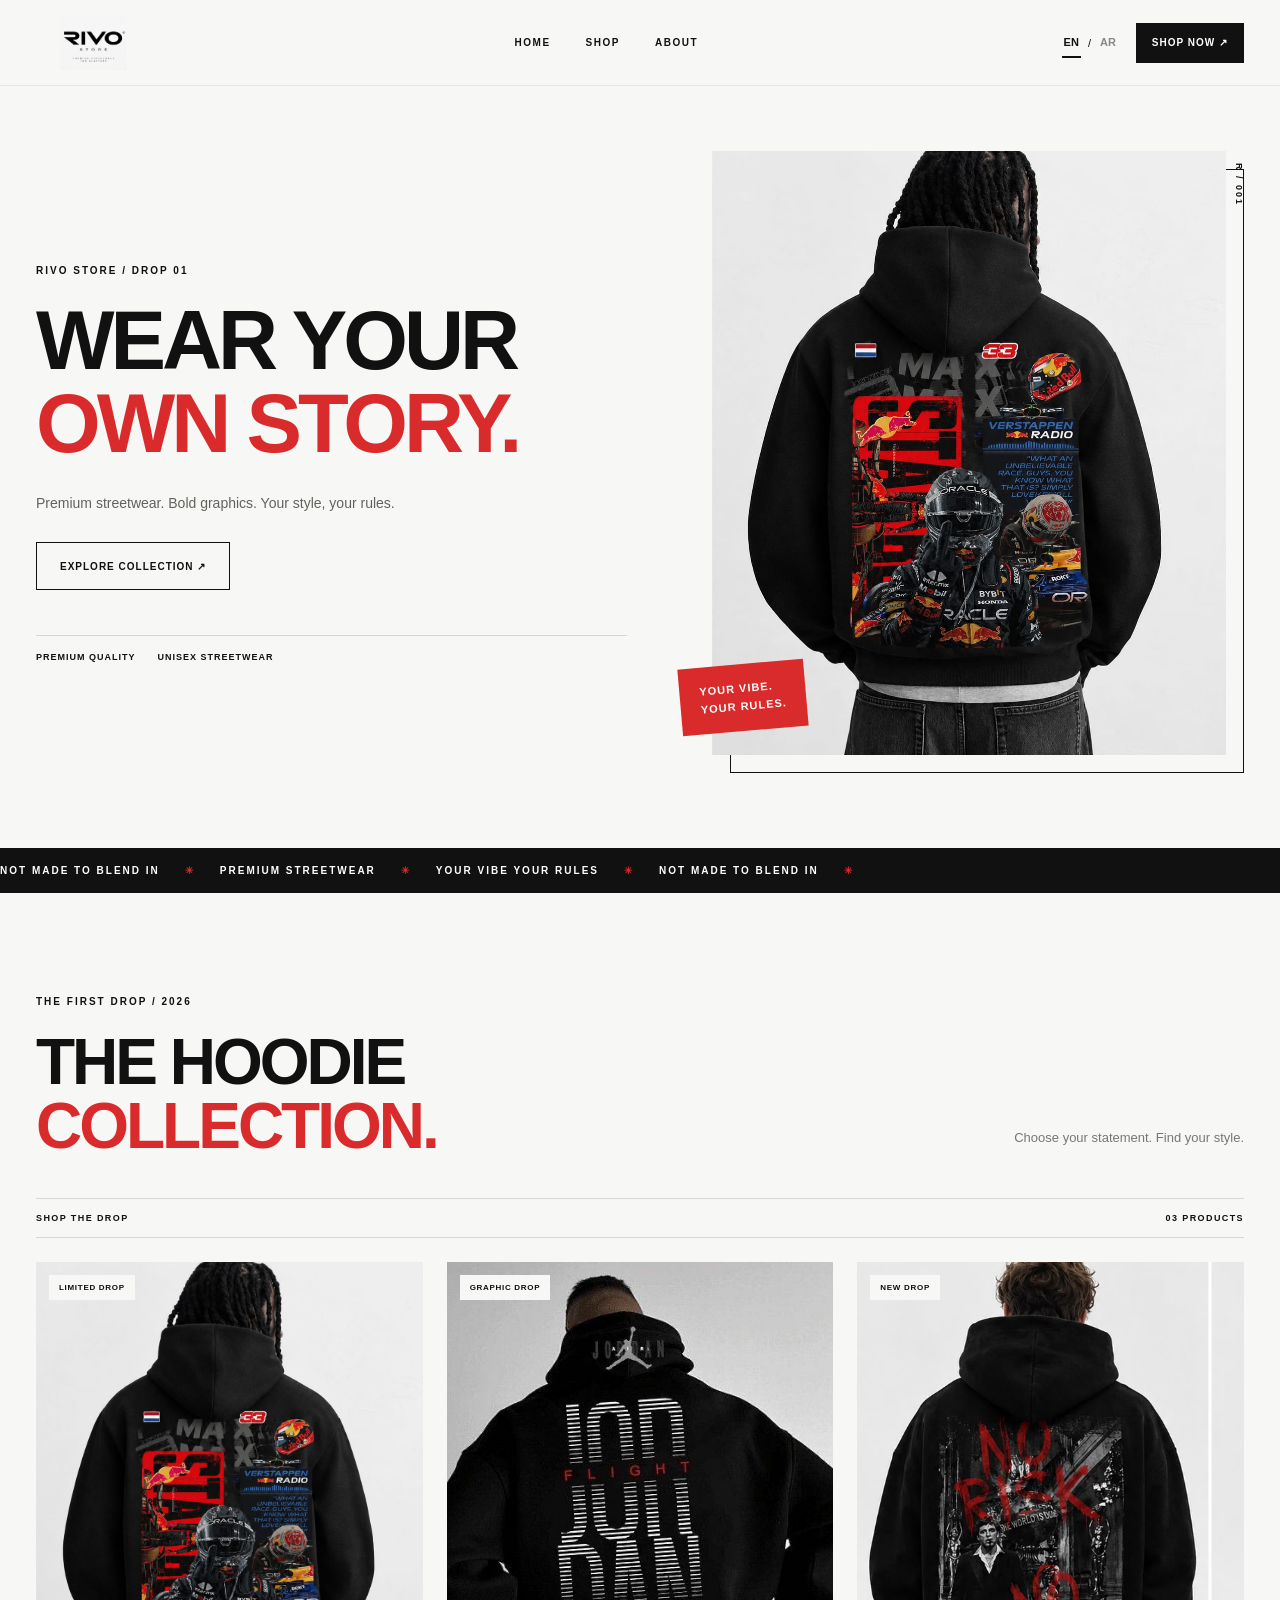
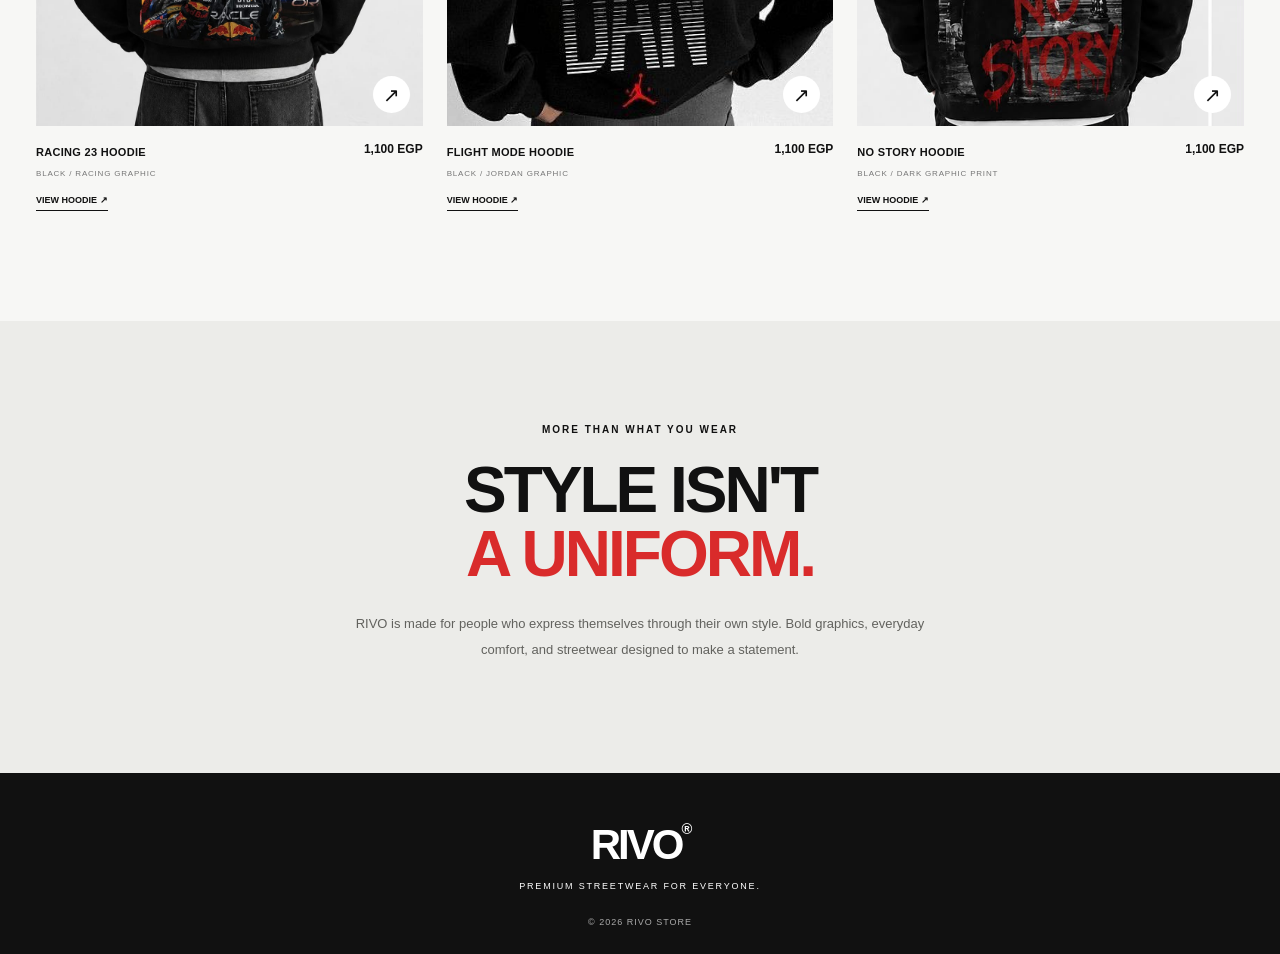
<file: index.html>
<!DOCTYPE html>
<html lang="en" dir="ltr">

<head>
    <meta charset="UTF-8">
    <meta name="viewport" content="width=device-width, initial-scale=1.0">

    <title>RIVO STORE | Premium Streetwear</title>

    <meta name="description"
        content="Discover RIVO STORE premium graphic hoodies and streetwear.">

    <link rel="stylesheet" href="css/style.css">
</head>

<body>

    <!-- HEADER -->

    <header class="site-header">

        <a href="index.html" class="brand">
            <img src="images/logo.jpeg" alt="RIVO STORE">
        </a>

        <nav class="main-nav">

            <a href="#home" data-i18n="navHome">HOME</a>

            <a href="#shop" data-i18n="navShop">SHOP</a>

            <a href="#about" data-i18n="navAbout">ABOUT</a>

        </nav>

        <div class="header-actions">

            <div class="language-switcher">

                <button
                    type="button"
                    data-language="en"
                    class="active">
                    EN
                </button>

                <span>/</span>

                <button
                    type="button"
                    data-language="ar">
                    AR
                </button>

            </div>

            <a href="#shop"
                class="button button-dark header-cta"
                data-i18n="shopNow">
                SHOP NOW ↗
            </a>

        </div>

    </header>


    <!-- HERO SECTION -->

    <main>

        <section class="hero section-wrap" id="home">

            <div class="hero-copy">

                <p class="eyebrow" data-i18n="dropLabel">
                    RIVO STORE / DROP 01
                </p>

                <h1>

                    <span data-i18n="heroLine1">
                        WEAR YOUR
                    </span>

                    <span class="accent-line"
                        data-i18n="heroLine2">
                        OWN STORY.
                    </span>

                </h1>

                <p class="hero-description"
                    data-i18n="heroDescription">

                    Premium streetwear.
                    Bold graphics.
                    Your style, your rules.

                </p>

                <a href="#shop"
                    class="button button-light"
                    data-i18n="exploreCollection">

                    EXPLORE COLLECTION ↗

                </a>

                <div class="hero-meta">

                    <span data-i18n="premiumQuality">
                        PREMIUM QUALITY
                    </span>

                    <span data-i18n="unisexStreetwear">
                        UNISEX STREETWEAR
                    </span>

                </div>

            </div>


            <div class="hero-visual">

                <div class="hero-image-frame">

                    <img
                        src="images/verstappen-hoodie.jpeg"
                        alt="RIVO Graphic Hoodie">

                </div>

                <div class="hero-sticker">

                    <span data-i18n="yourVibe">
                        YOUR VIBE.
                    </span>

                    <br>

                    <span data-i18n="yourRules">
                        YOUR RULES.
                    </span>

                </div>

                <div class="hero-index">
                    R / 001
                </div>

            </div>

        </section>


        <!-- MOVING TEXT -->

        <section class="ticker">

            <div class="ticker-track">

                <span data-i18n="tickerOne">
                    NOT MADE TO BLEND IN
                </span>

                <b>✳</b>

                <span data-i18n="tickerTwo">
                    PREMIUM STREETWEAR
                </span>

                <b>✳</b>

                <span data-i18n="tickerThree">
                    YOUR VIBE YOUR RULES
                </span>

                <b>✳</b>

                <span data-i18n="tickerOne">
                    NOT MADE TO BLEND IN
                </span>

                <b>✳</b>

            </div>

        </section>


        <!-- SHOP -->

        <section class="shop-section section-wrap"
            id="shop">

            <div class="section-heading">

                <div>

                    <p class="eyebrow"
                        data-i18n="collectionEyebrow">

                        THE FIRST DROP / 2026

                    </p>

                    <h2>

                        <span data-i18n="collectionTitle1">
                            THE HOODIE
                        </span>

                        <span class="accent-line"
                            data-i18n="collectionTitle2">

                            COLLECTION.

                        </span>

                    </h2>

                </div>

                <p class="section-intro"
                    data-i18n="collectionIntro">

                    Choose your statement.
                    Find your style.

                </p>

            </div>


            <div class="products-toolbar">

                <span data-i18n="shopLabel">
                    SHOP THE DROP
                </span>

                <span id="productCount">
                    03 PRODUCTS
                </span>

            </div>


            <!-- Products are added using JavaScript -->

            <div class="products-grid"
                id="productsContainer">

            </div>

        </section>


        <!-- ABOUT -->

        <section class="about-section" id="about">

            <div class="about-inner section-wrap">

                <p class="eyebrow"
                    data-i18n="aboutEyebrow">

                    MORE THAN WHAT YOU WEAR

                </p>

                <h2>

                    <span data-i18n="aboutTitle1">
                        STYLE ISN'T
                    </span>

                    <span class="accent-line"
                        data-i18n="aboutTitle2">

                        A UNIFORM.

                    </span>

                </h2>

                <p class="about-copy"
                    data-i18n="aboutDescription">

                    RIVO is made for people who express
                    themselves through their own style.

                    Bold graphics, everyday comfort,
                    and streetwear designed to make a statement.

                </p>

            </div>

        </section>

    </main>


    <!-- FOOTER -->

    <footer class="site-footer">

        <a href="index.html" class="footer-logo">
            RIVO<sup>®</sup>
        </a>

        <p data-i18n="footerTagline">
            PREMIUM STREETWEAR FOR EVERYONE.
        </p>

        <small>

            © <span id="year"></span> RIVO STORE

        </small>

    </footer>


    <!-- JAVASCRIPT -->

    <script src="js/products.js"></script>

    <script src="js/app.js"></script>

</body>

</html>
</file>
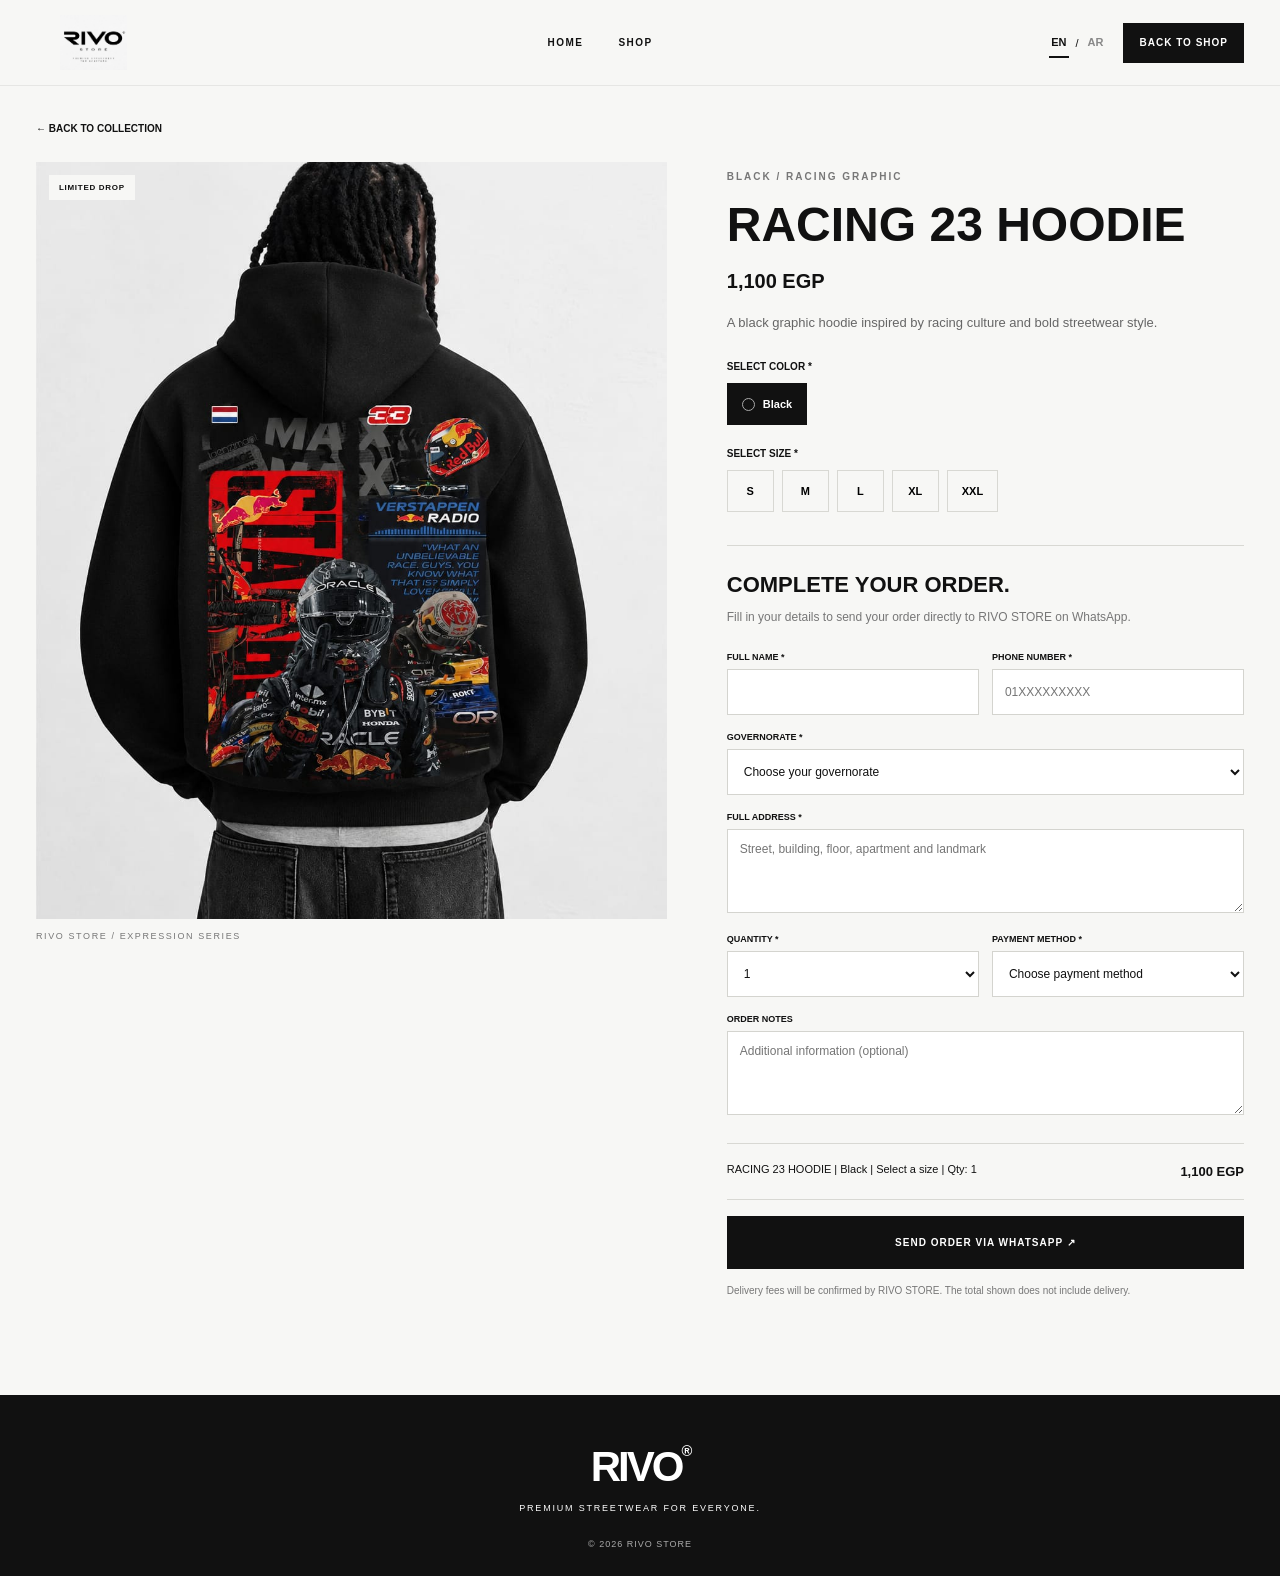
<file: product.html>
<!DOCTYPE html>
<html lang="en" dir="ltr">

<head>

    <meta charset="UTF-8">

    <meta name="viewport"
        content="width=device-width, initial-scale=1.0">

    <title>Product | RIVO STORE</title>

    <link rel="stylesheet" href="css/style.css">

</head>

<body>

    <!-- HEADER -->

    <header class="site-header">

        <a href="index.html" class="brand">

            <img src="images/logo.jpeg"
                alt="RIVO STORE">

        </a>

        <nav class="main-nav">

            <a href="index.html"
                data-i18n="navHome">

                HOME

            </a>

            <a href="index.html#shop"
                data-i18n="navShop">

                SHOP

            </a>

        </nav>

        <div class="header-actions">

            <div class="language-switcher">

                <button
                    type="button"
                    data-language="en"
                    class="active">

                    EN

                </button>

                <span>/</span>

                <button
                    type="button"
                    data-language="ar">

                    AR

                </button>

            </div>

            <a href="index.html#shop"
                class="button button-dark header-cta"
                data-i18n="backToShop">

                BACK TO SHOP

            </a>

        </div>

    </header>


    <!-- PRODUCT PAGE -->

    <main class="product-main section-wrap">

        <a href="index.html#shop"
            class="back-link"
            data-i18n="backCollection">

            ← BACK TO COLLECTION

        </a>


        <!-- JavaScript loads product details here -->

        <div id="productDetail"
            class="product-detail">

        </div>

    </main>


    <!-- FOOTER -->

    <footer class="site-footer">

        <a href="index.html" class="footer-logo">
            RIVO<sup>®</sup>
        </a>

        <p data-i18n="footerTagline">
            PREMIUM STREETWEAR FOR EVERYONE.
        </p>

        <small>

            © <span id="year"></span> RIVO STORE

        </small>

    </footer>


    <!-- JAVASCRIPT -->

    <script src="js/products.js"></script>

    <script src="js/app.js"></script>

    <script src="js/checkout.js"></script>

</body>

</html>
</file>
<file: css/style.css>
/* =========================
   RIVO STORE DESIGN
========================= */

:root {

    --black: #111111;
    --white: #f7f7f5;
    --paper: #ecece9;
    --muted: #777777;
    --line: #d8d8d3;
    --red: #d92b2b;

    --width: 1280px;

}


* {

    box-sizing: border-box;

}


html {

    scroll-behavior: smooth;

}


body {

    margin: 0;

    background: var(--white);

    color: var(--black);

    font-family: Arial, sans-serif;

    -webkit-font-smoothing: antialiased;

}


html[lang="ar"] body {

    font-family: Tahoma, Arial, sans-serif;

}


a {

    color: inherit;

    text-decoration: none;

}


button,
input,
select,
textarea {

    font: inherit;

}


img {

    display: block;

    max-width: 100%;

}


.section-wrap {

    width: min(
        var(--width),
        calc(100% - 72px)
    );

    margin-inline: auto;

}


/* =========================
   HEADER
========================= */

.site-header {

    min-height: 86px;

    padding: 15px 36px;

    display: flex;

    align-items: center;

    justify-content: space-between;

    gap: 25px;

    border-bottom: 1px solid #00000012;

    background: var(--white);

}


.brand {

    min-width: 115px;

    display: flex;

    align-items: center;

}


.brand img {

    width: 115px;

    max-height: 55px;

    object-fit: contain;

}


.main-nav {

    display: flex;

    gap: 35px;

    margin-inline: auto;

}


.main-nav a {

    font-size: 10px;

    font-weight: 800;

    letter-spacing: 1.5px;

}


.header-actions {

    display: flex;

    align-items: center;

    gap: 18px;

}


.language-switcher {

    display: flex;

    align-items: center;

    gap: 7px;

    font-size: 11px;

}


.language-switcher button {

    padding: 8px 2px;

    border: 0;

    border-bottom: 2px solid transparent;

    background: none;

    color: #888888;

    font-size: 11px;

    font-weight: 800;

    cursor: pointer;

}


.language-switcher button.active {

    color: #111111;

    border-bottom-color: #111111;

}


/* =========================
   BUTTONS
========================= */

.button {

    display: inline-flex;

    align-items: center;

    justify-content: center;

    min-height: 48px;

    padding: 0 23px;

    border: 1px solid #111111;

    font-size: 10px;

    font-weight: 800;

    letter-spacing: 1px;

    cursor: pointer;

    transition: 0.2s;

}


.button:hover {

    transform: translateY(-2px);

}


.button-dark {

    background: #111111;

    color: white;

}


.button-dark:hover {

    background: #333333;

}


.button-light {

    background: transparent;

}


.button-light:hover {

    background: #111111;

    color: white;

}


.header-cta {

    min-height: 40px;

    padding-inline: 15px;

}


/* =========================
   HERO
========================= */

.hero {

    display: grid;

    grid-template-columns: 1fr 0.9fr;

    align-items: center;

    gap: 7%;

    padding-top: 65px;

    padding-bottom: 75px;

    min-height: 600px;

}


.eyebrow {

    margin: 0 0 20px;

    font-size: 10px;

    font-weight: 800;

    letter-spacing: 2px;

    line-height: 1.7;

}


.hero h1 {

    margin: 0;

    font-size: clamp(50px, 6.5vw, 88px);

    font-weight: 900;

    letter-spacing: -4px;

    line-height: 1;

}


.hero h1 span {

    display: block;

}


.accent-line {

    color: var(--red);

}


.hero-description {

    max-width: 360px;

    margin: 25px 0;

    color: #62625e;

    font-size: 14px;

    line-height: 1.9;

}


.hero-meta {

    display: flex;

    flex-wrap: wrap;

    gap: 22px;

    margin-top: 45px;

    padding-top: 16px;

    border-top: 1px solid var(--line);

    font-size: 9px;

    font-weight: 800;

    letter-spacing: 1px;

}


/* HERO IMAGE */

.hero-visual {

    position: relative;

    min-width: 0;

    padding: 0 18px 18px 0;

}


.hero-image-frame {

    aspect-ratio: 4 / 4.7;

    overflow: hidden;

    background: #e2e2df;

}


.hero-image-frame img {

    width: 100%;

    height: 100%;

    object-fit: cover;

    transition: transform 0.5s;

}


.hero-visual:hover img {

    transform: scale(1.03);

}


.hero-visual::after {

    content: "";

    position: absolute;

    inset: 18px 0 0 18px;

    border: 1px solid #111111;

    z-index: -1;

}


.hero-sticker {

    position: absolute;

    bottom: 42px;

    left: -32px;

    background: var(--red);

    color: white;

    padding: 16px 20px;

    font-size: 11px;

    font-weight: 900;

    letter-spacing: 1px;

    line-height: 1.6;

    transform: rotate(-5deg);

}


.hero-index {

    position: absolute;

    top: 12px;

    right: 0;

    writing-mode: vertical-rl;

    font-size: 9px;

    font-weight: 800;

    letter-spacing: 2px;

}


/* =========================
   MOVING TICKER
========================= */

.ticker {

    overflow: hidden;

    background: #111111;

    color: white;

    padding: 17px 0;

}


.ticker-track {

    display: flex;

    align-items: center;

    gap: 25px;

    min-width: max-content;

    animation: marquee 32s linear infinite;

    font-size: 10px;

    font-weight: 800;

    letter-spacing: 2px;

}


.ticker-track b {

    color: var(--red);

}


@keyframes marquee {

    to {

        transform: translateX(-20%);

    }

}


/* =========================
   SHOP SECTION
========================= */

.shop-section {

    padding-top: 100px;

    padding-bottom: 110px;

}


.section-heading {

    display: flex;

    align-items: end;

    justify-content: space-between;

    gap: 25px;

    margin-bottom: 40px;

}


.section-heading h2,
.about-inner h2 {

    margin: 0;

    font-size: clamp(42px, 5vw, 68px);

    letter-spacing: -3px;

    line-height: 1;

}


.section-heading h2 span,
.about-inner h2 span {

    display: block;

}


.section-intro {

    max-width: 230px;

    margin: 0 0 7px;

    color: var(--muted);

    font-size: 13px;

    line-height: 1.9;

}


.products-toolbar {

    display: flex;

    justify-content: space-between;

    padding: 14px 0;

    margin-bottom: 24px;

    border-block: 1px solid var(--line);

    font-size: 9px;

    font-weight: 800;

    letter-spacing: 1.4px;

}


/* PRODUCTS GRID */

.products-grid {

    display: grid;

    grid-template-columns: repeat(3, minmax(0, 1fr));

    gap: 24px;

}


.product-card {

    min-width: 0;

}


.product-card-image {

    display: block;

    position: relative;

    overflow: hidden;

    aspect-ratio: 4 / 4.8;

    background: #e5e5e2;

}


.product-card-image img {

    width: 100%;

    height: 100%;

    object-fit: cover;

    transition: transform 0.5s;

}


.product-card-image:hover img {

    transform: scale(1.04);

}


.product-badge {

    position: absolute;

    top: 13px;

    left: 13px;

    padding: 8px 10px;

    background: #f7f7f5;

    font-size: 8px;

    font-weight: 900;

    letter-spacing: 0.7px;

}


.product-arrow {

    position: absolute;

    right: 13px;

    bottom: 13px;

    display: grid;

    place-items: center;

    width: 37px;

    height: 37px;

    border-radius: 50%;

    background: white;

    font-size: 20px;

}


.product-card-info {

    display: flex;

    justify-content: space-between;

    align-items: start;

    gap: 12px;

    padding-top: 16px;

}


.product-name {

    font-size: 11px;

    font-weight: 900;

    letter-spacing: 0.3px;

}


.product-subtitle {

    margin: 7px 0 0;

    color: var(--muted);

    font-size: 8px;

    letter-spacing: 0.8px;

    line-height: 1.7;

}


.product-price {

    white-space: nowrap;

    font-size: 12px;

    direction: ltr;

}


.text-link {

    display: inline-block;

    margin-top: 14px;

    padding-bottom: 5px;

    border-bottom: 1px solid;

    font-size: 9px;

    font-weight: 800;

}


/* =========================
   ABOUT
========================= */

.about-section {

    padding: 100px 0 110px;

    background: var(--paper);

}


.about-inner {

    text-align: center;

}


.about-copy {

    max-width: 590px;

    margin: 25px auto 0;

    color: #62625e;

    font-size: 13px;

    line-height: 2;

}


/* =========================
   FOOTER
========================= */

.site-footer {

    display: flex;

    flex-direction: column;

    align-items: center;

    text-align: center;

    padding: 48px 20px 27px;

    background: #111111;

    color: white;

}


.footer-logo {

    font-size: 42px;

    font-weight: 900;

    letter-spacing: -3px;

}


.footer-logo sup {

    font-size: 0.35em;

    vertical-align: top;

}


.site-footer p {

    margin: 12px 0 26px;

    font-size: 9px;

    letter-spacing: 1.8px;

}


.site-footer small {

    color: #aaaaaa;

    font-size: 9px;

    letter-spacing: 1px;

}


/* =========================
   PRODUCT PAGE
========================= */

.product-main {

    padding-top: 32px;

    padding-bottom: 95px;

}


.back-link {

    display: inline-block;

    margin-bottom: 28px;

    font-size: 10px;

    font-weight: 800;

}


.product-detail {

    display: grid;

    grid-template-columns: minmax(0, 1fr) minmax(0, 0.82fr);

    gap: 60px;

    align-items: start;

}


.detail-gallery {

    min-width: 0;

}


.detail-image {

    position: relative;

    overflow: hidden;

    aspect-ratio: 4 / 4.8;

    background: #e5e5e2;

}


.detail-image img {

    width: 100%;

    height: 100%;

    object-fit: cover;

}


.detail-image-caption {

    margin: 12px 0;

    color: var(--muted);

    font-size: 9px;

    letter-spacing: 1.6px;

}


.detail-info {

    min-width: 0;

    padding-top: 6px;

}


.detail-info > .eyebrow {

    color: var(--muted);

    margin-bottom: 14px;

}


.detail-title {

    margin: 0;

    font-size: clamp(30px, 4vw, 48px);

    font-weight: 900;

    line-height: 1.1;

}


.detail-price {

    margin: 18px 0;

    font-size: 20px;

    font-weight: 800;

    direction: ltr;

    unicode-bidi: isolate;

}


.detail-description {

    margin-bottom: 26px;

    color: #666666;

    font-size: 13px;

    line-height: 1.9;

}


/* COLOR AND SIZE */

.choice-group {

    margin: 23px 0;

}


.form-label {

    display: block;

    margin-bottom: 11px;

    font-size: 10px;

    font-weight: 900;

}


.color-options,
.size-options {

    display: flex;

    flex-wrap: wrap;

    gap: 8px;

}


.color-option,
.size-option {

    min-height: 42px;

    padding: 0 14px;

    border: 1px solid var(--line);

    background: transparent;

    cursor: pointer;

    font-size: 11px;

    font-weight: 700;

}


.color-option {

    display: flex;

    align-items: center;

    gap: 8px;

}


.color-dot {

    width: 13px;

    height: 13px;

    border: 1px solid #aaaaaa;

    border-radius: 50%;

    background: #111111;

}


.color-option.active,
.size-option.active {

    background: #111111;

    color: white;

    border-color: #111111;

}


.size-option {

    min-width: 47px;

}


/* =========================
   ORDER FORM
========================= */

.order-form {

    margin-top: 33px;

    padding-top: 26px;

    border-top: 1px solid var(--line);

}


.order-form h2 {

    margin: 0;

    font-size: 22px;

    font-weight: 900;

}


.form-note {

    margin: 9px 0 23px;

    color: var(--muted);

    font-size: 12px;

    line-height: 1.8;

}


.form-grid {

    display: grid;

    grid-template-columns: repeat(2, minmax(0, 1fr));

    gap: 17px 13px;

}


.field {

    min-width: 0;

}


.field.full {

    grid-column: 1 / -1;

}


.field label {

    display: block;

    margin-bottom: 7px;

    font-size: 9px;

    font-weight: 900;

}


.field input,
.field select,
.field textarea {

    width: 100%;

    min-height: 46px;

    padding: 12px;

    border: 1px solid #d4d4cf;

    border-radius: 0;

    outline: none;

    background: white;

    color: #111111;

    font-size: 12px;

}


.field textarea {

    min-height: 84px;

    resize: vertical;

}


.field input:focus,
.field select:focus,
.field textarea:focus {

    border-color: #111111;

}


/* ORDER SUMMARY */

.order-summary {

    display: flex;

    justify-content: space-between;

    gap: 14px;

    margin: 24px 0 16px;

    padding: 16px 0;

    border-block: 1px solid var(--line);

    font-size: 11px;

    line-height: 1.8;

}


.order-summary strong {

    white-space: nowrap;

    font-size: 13px;

    direction: ltr;

    unicode-bidi: isolate;

}


.submit-order {

    width: 100%;

    min-height: 53px;

}


.form-error {

    margin: 12px 0 0;

    color: #b42318;

    font-size: 12px;

    line-height: 1.7;

}


.small-print {

    margin: 13px 0 0;

    color: var(--muted);

    font-size: 10px;

    line-height: 1.8;

}


/* =========================
   ARABIC DIRECTION
========================= */

html[dir="rtl"] body {

    text-align: right;

}


html[dir="rtl"] .hero,
html[dir="rtl"] .product-detail {

    direction: rtl;

}


html[dir="rtl"] .hero h1,
html[dir="rtl"] .section-heading h2,
html[dir="rtl"] .about-inner h2 {

    letter-spacing: 0;

    line-height: 1.2;

}


html[dir="rtl"] .hero-sticker {

    left: auto;

    right: -28px;

}


html[dir="rtl"] .hero-index {

    right: auto;

    left: 0;

}


html[dir="rtl"] .product-badge {

    left: auto;

    right: 13px;

}


html[dir="rtl"] .product-arrow {

    right: auto;

    left: 13px;

}


html[dir="rtl"] .field input,
html[dir="rtl"] .field select,
html[dir="rtl"] .field textarea {

    text-align: right;

}


/* =========================
   TABLET
========================= */

@media (max-width: 900px) {

    .site-header {

        padding-inline: 22px;

        gap: 16px;

    }


    .section-wrap {

        width: calc(100% - 44px);

    }


    .brand img {

        width: 95px;

    }


    .header-actions {

        gap: 12px;

    }


    .main-nav {

        gap: 17px;

    }


    .hero {

        gap: 5%;

        min-height: 520px;

    }


    .hero h1 {

        font-size: clamp(46px, 7vw, 66px);

    }


    .products-grid {

        gap: 15px;

    }


    .product-detail {

        gap: 30px;

    }

}


/* =========================
   MOBILE
========================= */

@media (max-width: 650px) {

    .site-header {

        padding: 14px 17px;

        flex-wrap: wrap;

        gap: 12px;

    }


    .brand {

        min-width: 80px;

    }


    .brand img {

        width: 82px;

        max-height: 40px;

    }


    .header-actions {

        margin-left: auto;

        gap: 9px;

    }


    .header-cta {

        min-height: 35px;

        padding-inline: 9px;

        font-size: 8px;

        letter-spacing: 0;

    }


    .main-nav {

        order: 3;

        width: 100%;

        justify-content: center;

        padding-top: 11px;

        border-top: 1px solid var(--line);

    }


    .main-nav a {

        font-size: 9px;

    }


    .section-wrap {

        width: calc(100% - 34px);

    }


    .hero {

        grid-template-columns: 1fr;

        gap: 34px;

        padding-top: 40px;

        padding-bottom: 55px;

    }


    .hero h1 {

        font-size: clamp(48px, 13vw, 74px);

        letter-spacing: -2px;

    }


    .hero-description {

        font-size: 13px;

        margin: 20px 0;

    }


    .hero-meta {

        margin-top: 29px;

        gap: 14px;

        font-size: 8px;

    }


    .hero-visual {

        width: 88%;

        margin-inline: auto;

    }


    .hero-sticker {

        left: -17px;

        bottom: 28px;

        padding: 12px 14px;

        font-size: 10px;

    }


    html[dir="rtl"] .hero-sticker {

        left: auto;

        right: -17px;

    }


    .shop-section {

        padding-top: 65px;

        padding-bottom: 70px;

    }


    .section-heading {

        align-items: start;

        flex-direction: column;

        gap: 15px;

        margin-bottom: 27px;

    }


    .section-heading h2,
    .about-inner h2 {

        font-size: clamp(39px, 10vw, 58px);

        letter-spacing: -2px;

    }


    .section-intro {

        font-size: 12px;

    }


    .products-grid {

        grid-template-columns: repeat(2, minmax(0, 1fr));

        gap: 25px 12px;

    }


    .product-card-image {

        aspect-ratio: 3 / 4;

    }


    .product-badge {

        top: 8px;

        left: 8px;

        padding: 6px;

        font-size: 7px;

    }


    html[dir="rtl"] .product-badge {

        left: auto;

        right: 8px;

    }


    .product-arrow {

        right: 8px;

        bottom: 8px;

        width: 31px;

        height: 31px;

    }


    html[dir="rtl"] .product-arrow {

        right: auto;

        left: 8px;

    }


    .product-card-info {

        flex-direction: column;

        gap: 8px;

        padding-top: 11px;

    }


    .product-name {

        font-size: 10px;

    }


    .product-subtitle {

        font-size: 8px;

    }


    .product-price {

        font-size: 11px;

    }


    .about-section {

        padding: 70px 0;

    }


    .about-copy {

        font-size: 12px;

    }


    .product-main {

        padding-top: 22px;

        padding-bottom: 60px;

    }


    .product-detail {

        grid-template-columns: 1fr;

        gap: 27px;

    }


    .detail-title {

        font-size: 35px;

    }


    .form-grid {

        grid-template-columns: 1fr;

    }


    .field.full {

        grid-column: auto;

    }


    .order-form h2 {

        font-size: 20px;

    }

}
</file>
